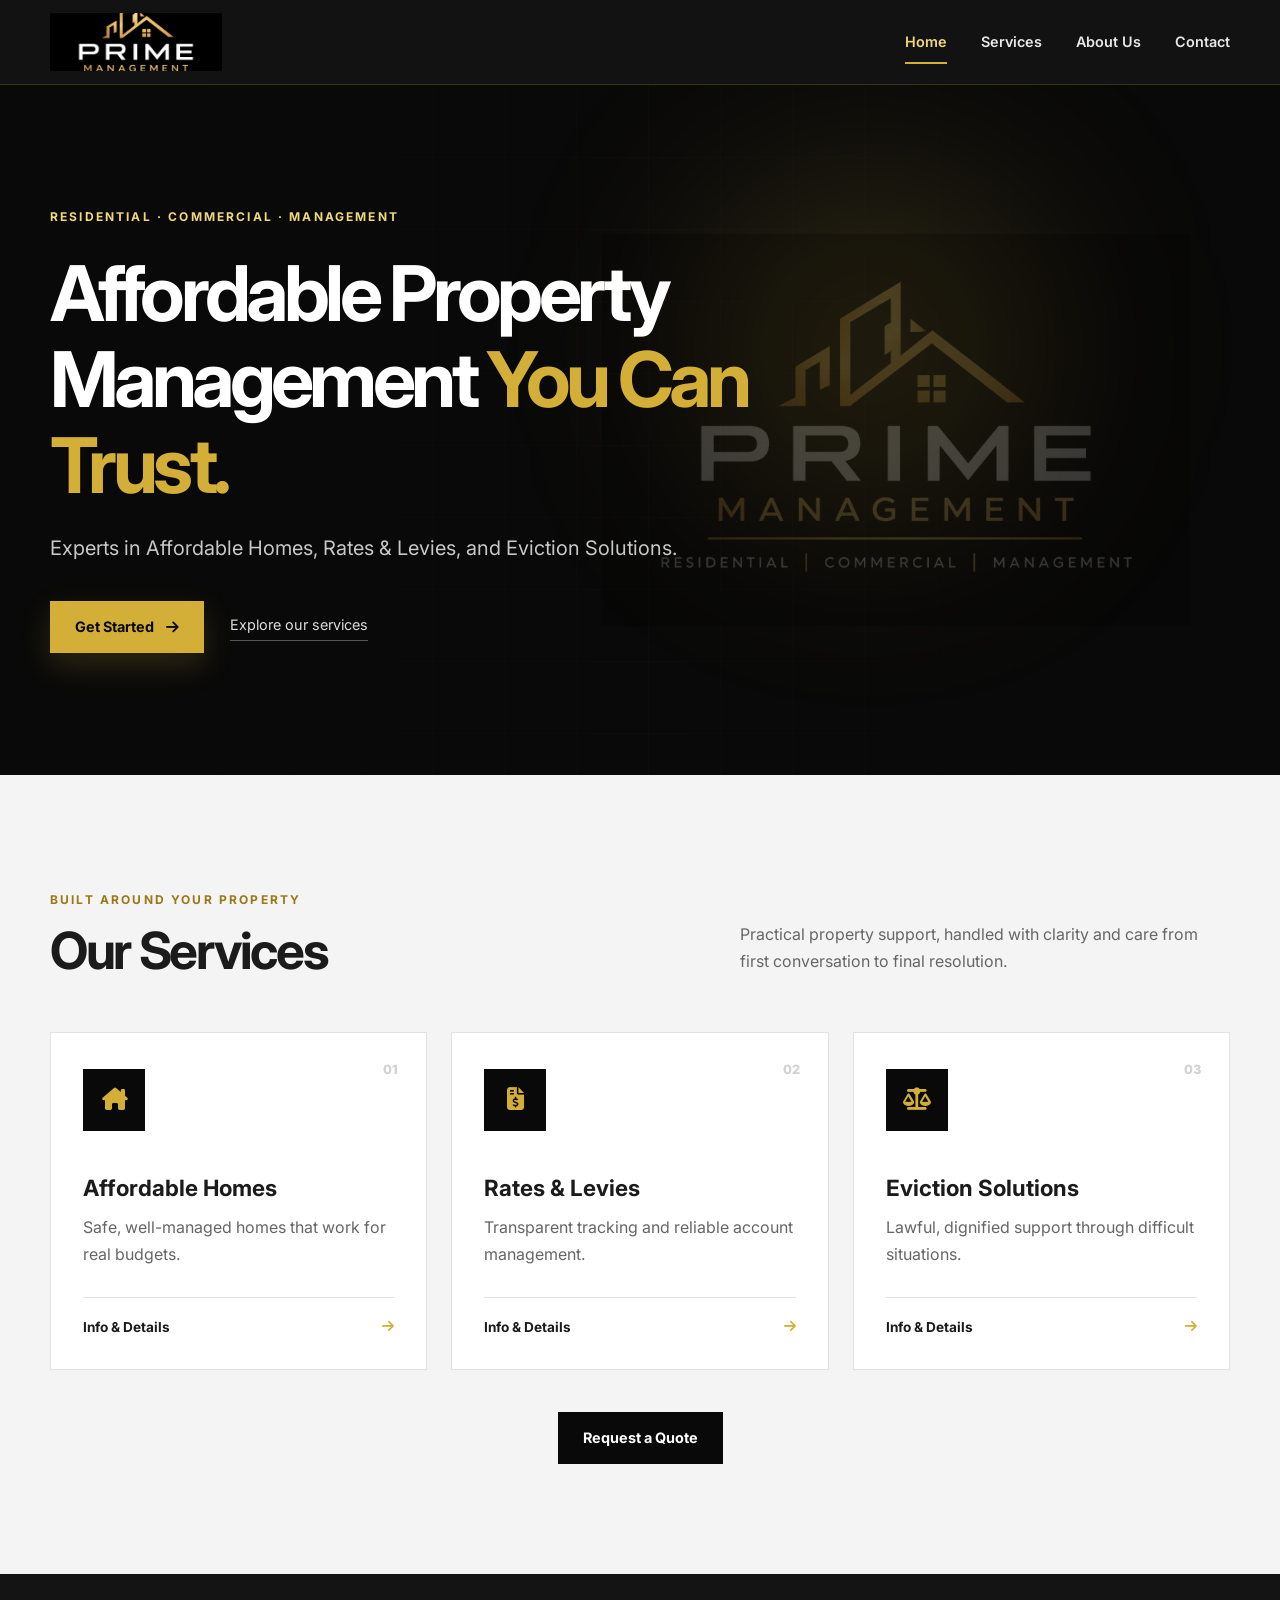
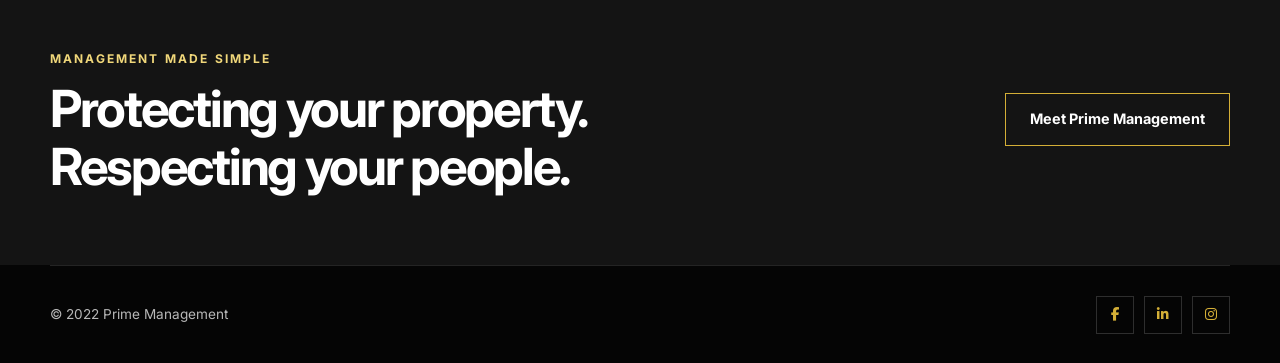
<file: index.html>
<!DOCTYPE html>
<html lang="en">
<head>
  <meta charset="UTF-8">
  <meta name="viewport" content="width=device-width, initial-scale=1.0">
  <meta name="description" content="Prime Management provides trusted affordable housing, rates and levies management, and eviction support across South Africa.">
  <title>Prime Management | Property Management You Can Trust</title>
  <link rel="preconnect" href="https://fonts.googleapis.com">
  <link rel="preconnect" href="https://fonts.gstatic.com" crossorigin>
  <link href="https://fonts.googleapis.com/css2?family=Inter:wght@400;500;600;700;800&display=swap" rel="stylesheet">
  <link rel="stylesheet" href="https://cdnjs.cloudflare.com/ajax/libs/font-awesome/6.5.2/css/all.min.css">
  <link rel="icon" type="image/svg+xml" href="data:image/svg+xml,%3Csvg xmlns='http://www.w3.org/2000/svg' viewBox='0 0 64 64'%3E%3Crect width='64' height='64' rx='12' fill='%23090909'/%3E%3Cpath d='M10 35L32 16l22 19v17H39V38H25v14H10z' fill='none' stroke='%23D4AF37' stroke-width='5' stroke-linejoin='round'/%3E%3C/svg%3E">
  <link rel="stylesheet" href="styles.css?v=2">
</head>
<body>
  <a class="skip-link" href="#main-content">Skip to content</a>
  <header class="site-header">
    <div class="container header-inner">
      <a class="brand" href="index.html" aria-label="Prime Management home">
        <img src="assets/prime-logo.png" alt="Prime Management">
      </a>
      <button class="menu-toggle" type="button" aria-expanded="false" aria-controls="primary-nav" aria-label="Open navigation">
        <span></span><span></span><span></span>
      </button>
      <nav id="primary-nav" class="primary-nav" aria-label="Primary navigation">
        <a href="index.html" aria-current="page">Home</a>
        <a href="services.html">Services</a>
        <a href="about.html">About Us</a>
        <a href="services.html#contact">Contact</a>
      </nav>
    </div>
  </header>

  <main id="main-content">
    <section class="hero">
      <div class="hero-glow" aria-hidden="true"></div>
      <div class="container hero-content">
        <span class="eyebrow">Residential · Commercial · Management</span>
        <h1>Affordable Property Management <em>You Can Trust.</em></h1>
        <p>Experts in Affordable Homes, Rates &amp; Levies, and Eviction Solutions.</p>
        <div class="hero-actions">
          <a class="button button-gold" href="services.html">Get Started <i class="fa-solid fa-arrow-right" aria-hidden="true"></i></a>
          <a class="text-link" href="#services">Explore our services</a>
        </div>
      </div>
    </section>

    <section id="services" class="section services-overview" aria-labelledby="services-title">
      <div class="container">
        <div class="section-heading">
          <div>
            <span class="eyebrow eyebrow-dark">Built around your property</span>
            <h2 id="services-title">Our Services</h2>
          </div>
          <p>Practical property support, handled with clarity and care from first conversation to final resolution.</p>
        </div>
        <div class="service-grid">
          <article class="service-card">
            <div class="icon-box"><i class="fa-solid fa-house-chimney" aria-hidden="true"></i></div>
            <span class="card-number">01</span>
            <h3>Affordable Homes</h3>
            <p>Safe, well-managed homes that work for real budgets.</p>
            <a class="card-link" href="services.html#affordable-homes">Info &amp; Details <i class="fa-solid fa-arrow-right" aria-hidden="true"></i></a>
          </article>
          <article class="service-card">
            <div class="icon-box"><i class="fa-solid fa-file-invoice-dollar" aria-hidden="true"></i></div>
            <span class="card-number">02</span>
            <h3>Rates &amp; Levies</h3>
            <p>Transparent tracking and reliable account management.</p>
            <a class="card-link" href="services.html#rates-levies">Info &amp; Details <i class="fa-solid fa-arrow-right" aria-hidden="true"></i></a>
          </article>
          <article class="service-card">
            <div class="icon-box"><i class="fa-solid fa-scale-balanced" aria-hidden="true"></i></div>
            <span class="card-number">03</span>
            <h3>Eviction Solutions</h3>
            <p>Lawful, dignified support through difficult situations.</p>
            <a class="card-link" href="services.html#eviction-solutions">Info &amp; Details <i class="fa-solid fa-arrow-right" aria-hidden="true"></i></a>
          </article>
        </div>
        <div class="centered-action">
          <a class="button button-dark" href="services.html#contact">Request a Quote</a>
        </div>
      </div>
    </section>

    <section class="home-cta">
      <div class="container cta-inner">
        <div>
          <span class="eyebrow">Management made simple</span>
          <h2>Protecting your property. Respecting your people.</h2>
        </div>
        <a class="button button-outline" href="about.html">Meet Prime Management</a>
      </div>
    </section>
  </main>

  <footer class="site-footer">
    <div class="container footer-inner">
      <p>© 2022 Prime Management</p>
      <div class="social-links" aria-label="Social media">
        <a href="#" aria-label="Facebook"><i class="fa-brands fa-facebook-f"></i></a>
        <a href="#" aria-label="LinkedIn"><i class="fa-brands fa-linkedin-in"></i></a>
        <a href="#" aria-label="Instagram"><i class="fa-brands fa-instagram"></i></a>
      </div>
    </div>
  </footer>
  <script src="script.js"></script>
</body>
</html>
</file>
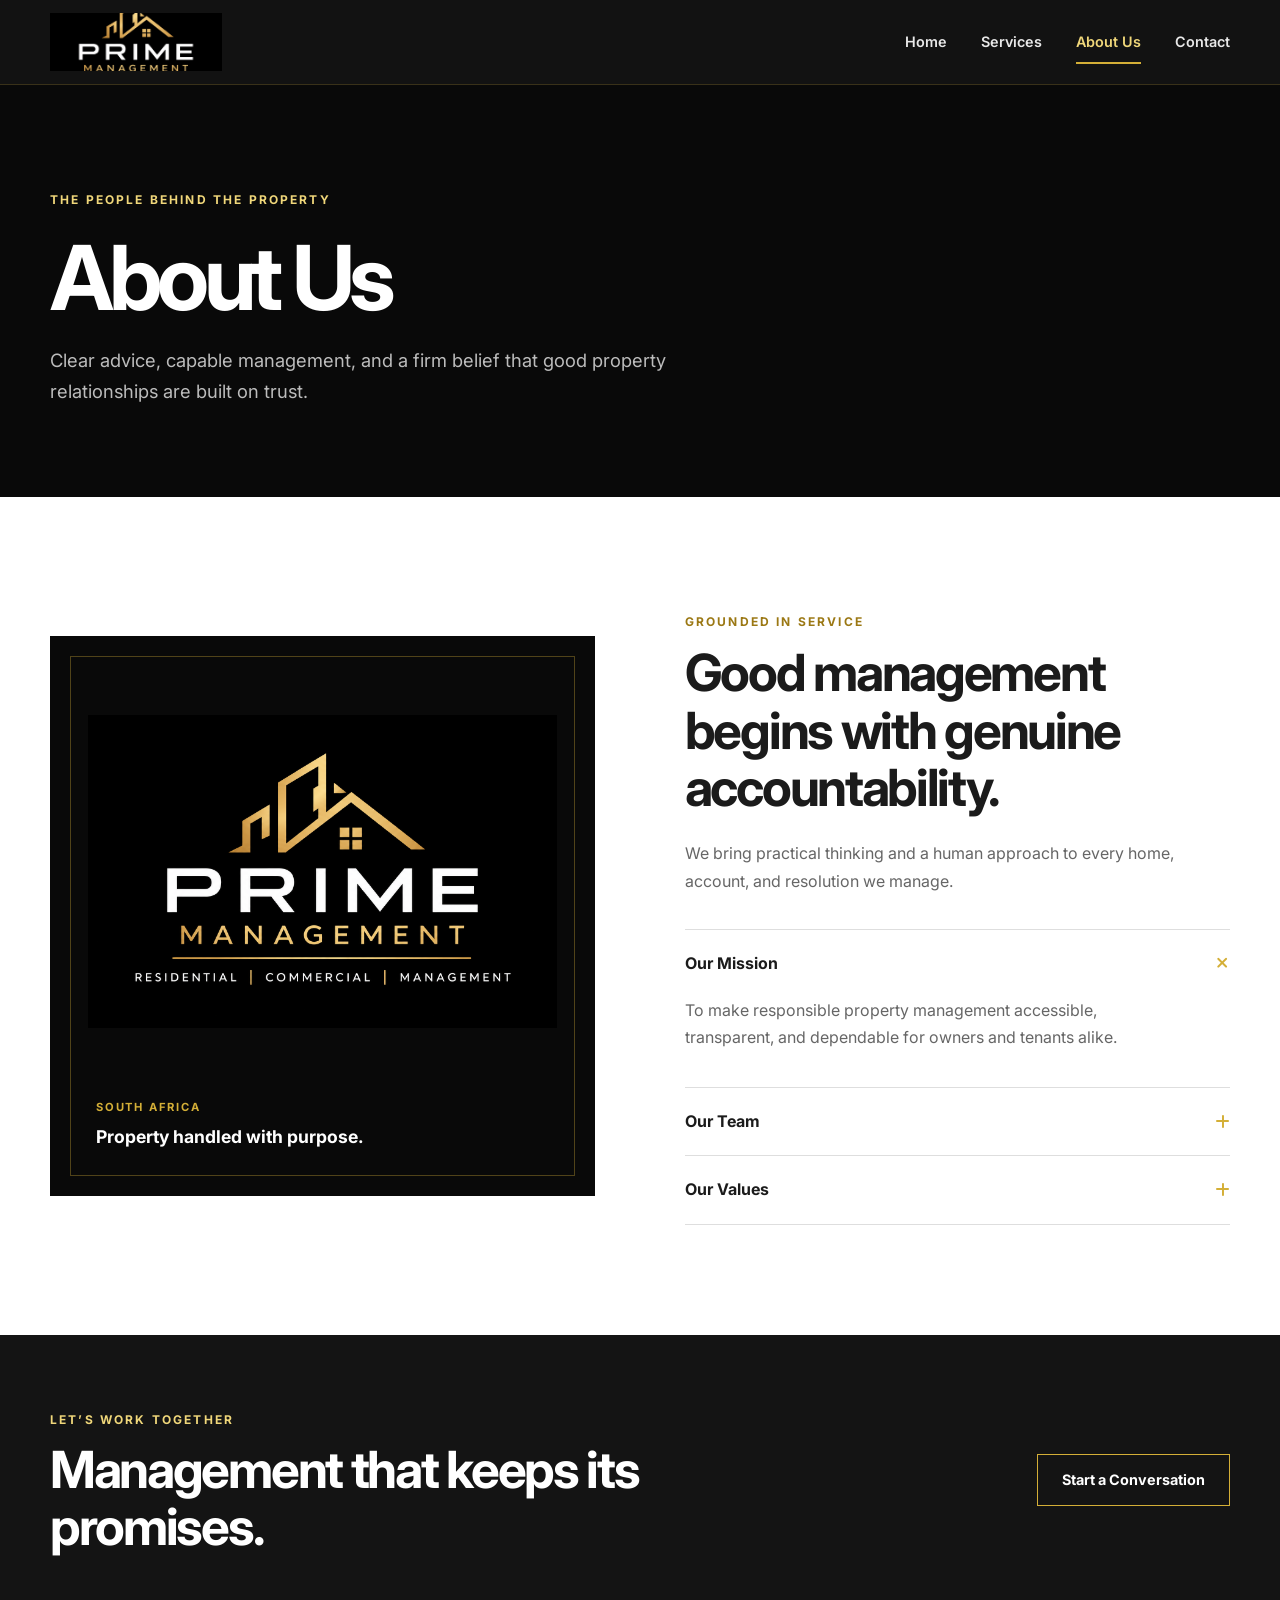
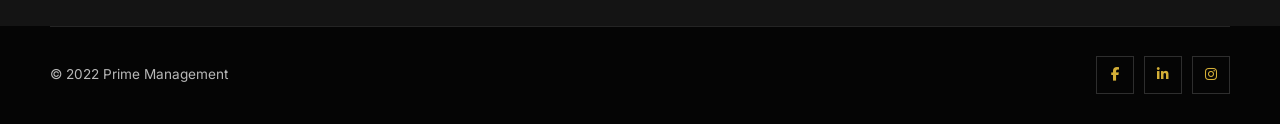
<file: about.html>
<!DOCTYPE html>
<html lang="en">
<head>
  <meta charset="UTF-8">
  <meta name="viewport" content="width=device-width, initial-scale=1.0">
  <meta name="description" content="Learn about Prime Management's mission, team, and values.">
  <title>About Us | Prime Management</title>
  <link rel="preconnect" href="https://fonts.googleapis.com">
  <link rel="preconnect" href="https://fonts.gstatic.com" crossorigin>
  <link href="https://fonts.googleapis.com/css2?family=Inter:wght@400;500;600;700;800&display=swap" rel="stylesheet">
  <link rel="stylesheet" href="https://cdnjs.cloudflare.com/ajax/libs/font-awesome/6.5.2/css/all.min.css">
  <link rel="icon" type="image/svg+xml" href="data:image/svg+xml,%3Csvg xmlns='http://www.w3.org/2000/svg' viewBox='0 0 64 64'%3E%3Crect width='64' height='64' rx='12' fill='%23090909'/%3E%3Cpath d='M10 35L32 16l22 19v17H39V38H25v14H10z' fill='none' stroke='%23D4AF37' stroke-width='5' stroke-linejoin='round'/%3E%3C/svg%3E">
  <link rel="stylesheet" href="styles.css?v=2">
</head>
<body>
  <a class="skip-link" href="#main-content">Skip to content</a>
  <header class="site-header">
    <div class="container header-inner">
      <a class="brand" href="index.html" aria-label="Prime Management home"><img src="assets/prime-logo.png" alt="Prime Management"></a>
      <button class="menu-toggle" type="button" aria-expanded="false" aria-controls="primary-nav" aria-label="Open navigation"><span></span><span></span><span></span></button>
      <nav id="primary-nav" class="primary-nav" aria-label="Primary navigation">
        <a href="index.html">Home</a><a href="services.html">Services</a><a href="about.html" aria-current="page">About Us</a><a href="services.html#contact">Contact</a>
      </nav>
    </div>
  </header>

  <main id="main-content">
    <section class="page-hero">
      <div class="container">
        <span class="eyebrow">The people behind the property</span>
        <h1>About Us</h1>
        <p>Clear advice, capable management, and a firm belief that good property relationships are built on trust.</p>
      </div>
    </section>

    <section class="section about-section">
      <div class="container about-grid">
        <div class="about-visual" aria-label="Prime Management brand visual">
          <img src="assets/prime-logo.png" alt="Prime Management residential, commercial and management logo">
          <div class="visual-caption"><span>South Africa</span><strong>Property handled with purpose.</strong></div>
        </div>
        <div class="about-content">
          <span class="eyebrow eyebrow-dark">Grounded in service</span>
          <h2>Good management begins with genuine accountability.</h2>
          <p>We bring practical thinking and a human approach to every home, account, and resolution we manage.</p>
          <div class="accordion">
            <details open>
              <summary><span>Our Mission</span><i class="fa-solid fa-plus" aria-hidden="true"></i></summary>
              <p>To make responsible property management accessible, transparent, and dependable for owners and tenants alike.</p>
            </details>
            <details>
              <summary><span>Our Team</span><i class="fa-solid fa-plus" aria-hidden="true"></i></summary>
              <p>A focused team of property professionals who combine local knowledge with responsive, hands-on support.</p>
            </details>
            <details>
              <summary><span>Our Values</span><i class="fa-solid fa-plus" aria-hidden="true"></i></summary>
              <p>Integrity, dignity, clarity, and follow-through shape every conversation and every decision we make.</p>
            </details>
          </div>
        </div>
      </div>
    </section>

    <section class="home-cta">
      <div class="container cta-inner"><div><span class="eyebrow">Let’s work together</span><h2>Management that keeps its promises.</h2></div><a class="button button-outline" href="services.html#contact">Start a Conversation</a></div>
    </section>
  </main>

  <footer class="site-footer">
    <div class="container footer-inner"><p>© 2022 Prime Management</p><div class="social-links" aria-label="Social media"><a href="#" aria-label="Facebook"><i class="fa-brands fa-facebook-f"></i></a><a href="#" aria-label="LinkedIn"><i class="fa-brands fa-linkedin-in"></i></a><a href="#" aria-label="Instagram"><i class="fa-brands fa-instagram"></i></a></div></div>
  </footer>
  <script src="script.js"></script>
</body>
</html>
</file>
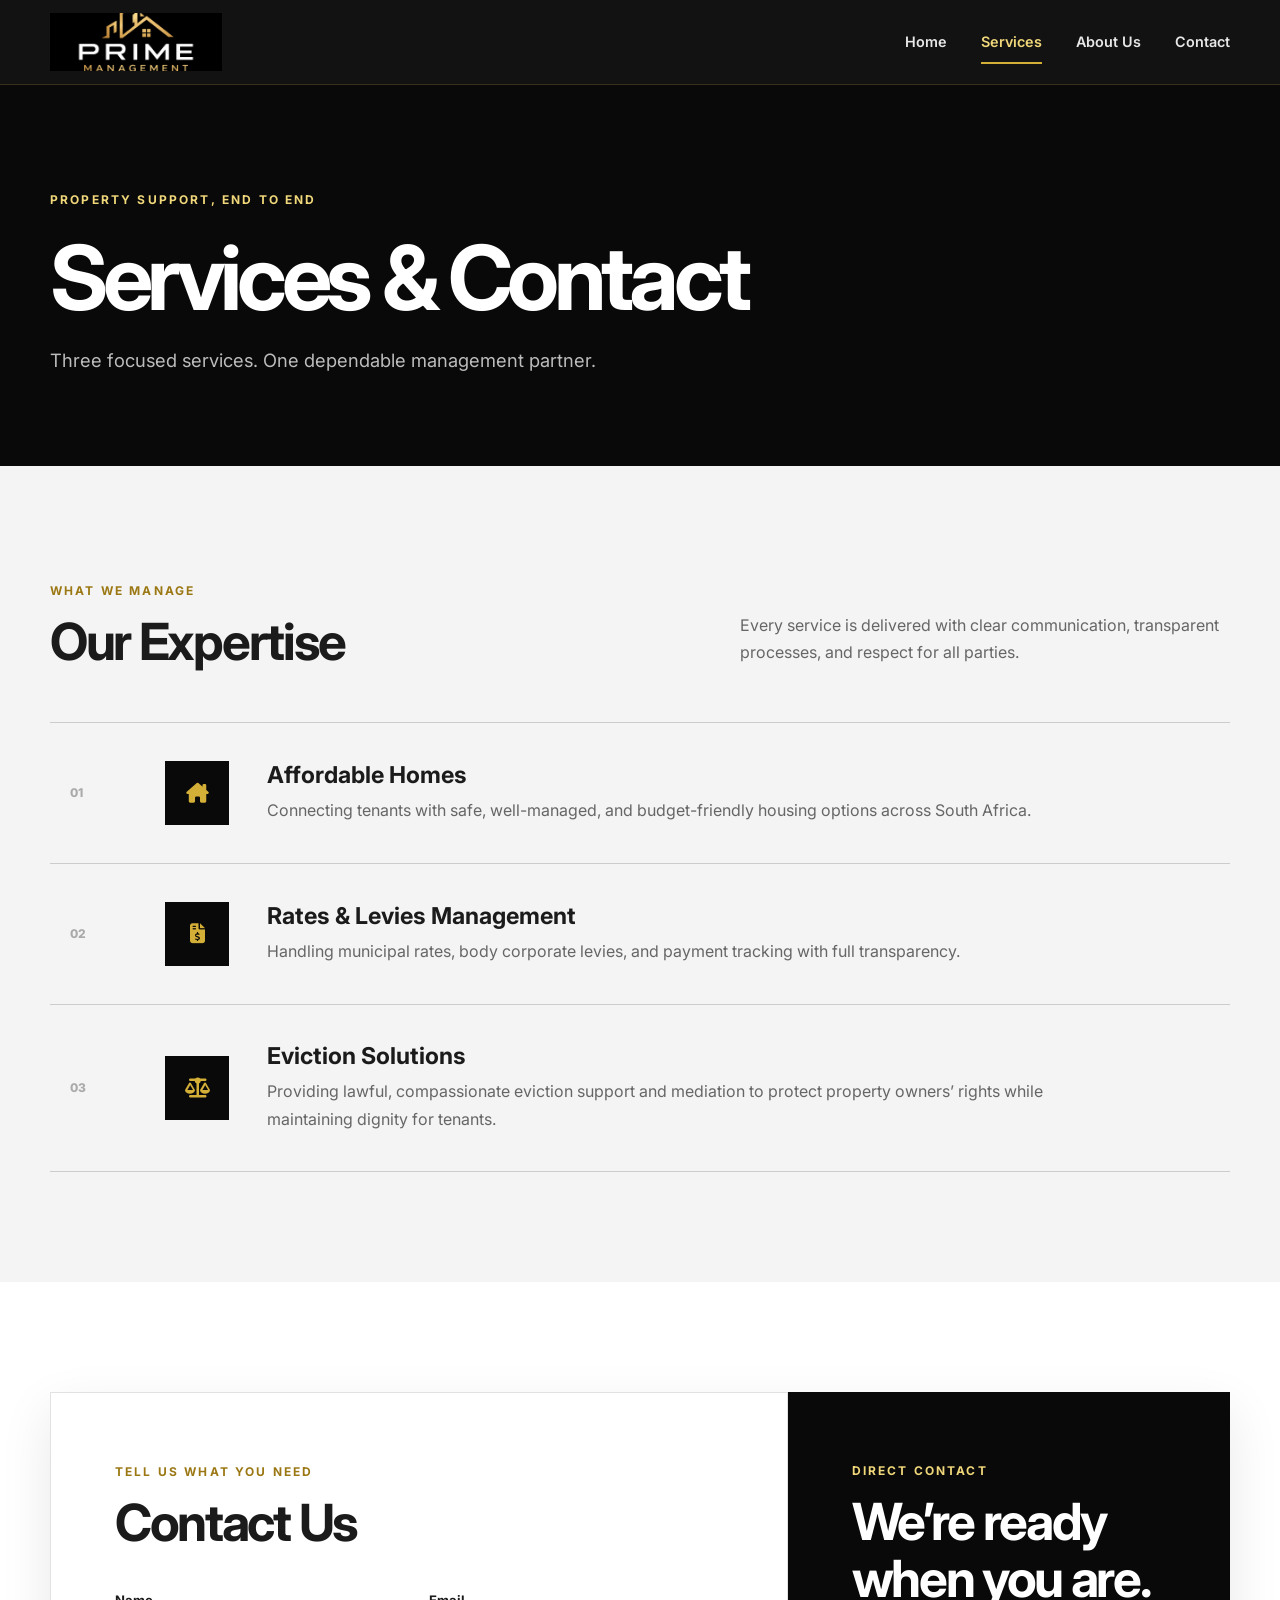
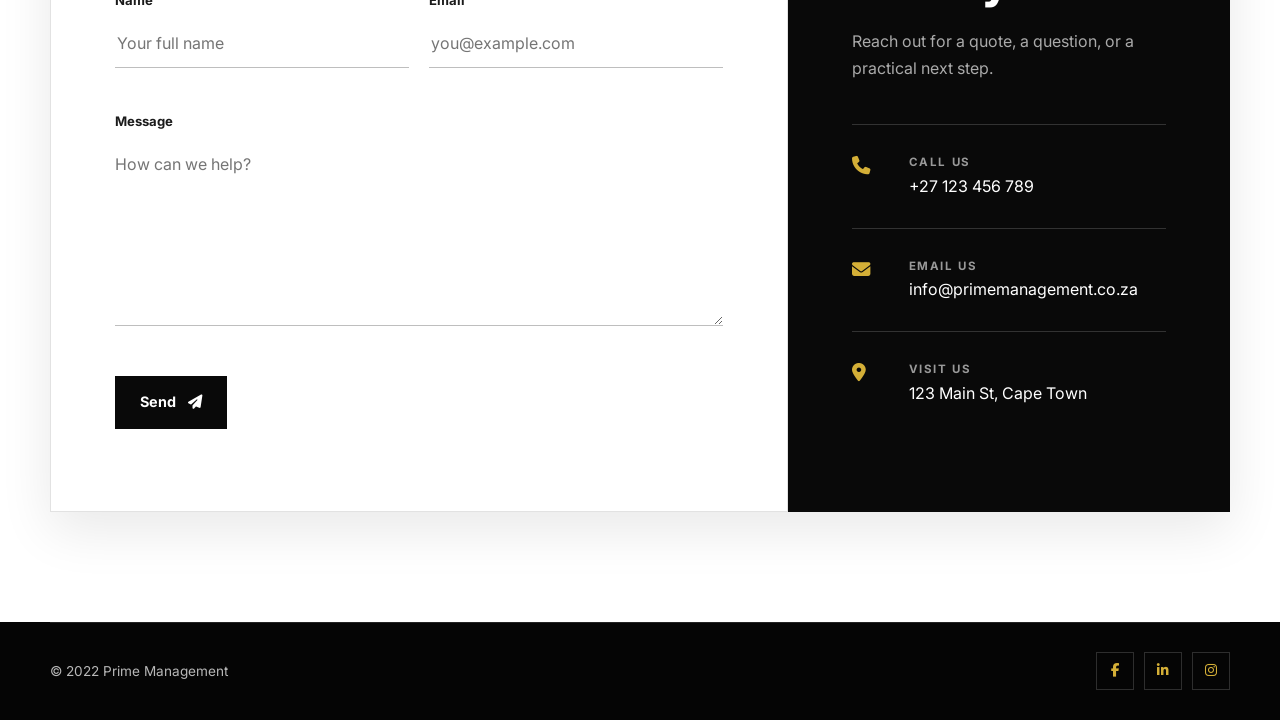
<file: services.html>
<!DOCTYPE html>
<html lang="en">
<head>
  <meta charset="UTF-8">
  <meta name="viewport" content="width=device-width, initial-scale=1.0">
  <meta name="description" content="Explore Prime Management's affordable homes, rates and levies management, and eviction solutions.">
  <title>Services &amp; Contact | Prime Management</title>
  <link rel="preconnect" href="https://fonts.googleapis.com">
  <link rel="preconnect" href="https://fonts.gstatic.com" crossorigin>
  <link href="https://fonts.googleapis.com/css2?family=Inter:wght@400;500;600;700;800&display=swap" rel="stylesheet">
  <link rel="stylesheet" href="https://cdnjs.cloudflare.com/ajax/libs/font-awesome/6.5.2/css/all.min.css">
  <link rel="icon" type="image/svg+xml" href="data:image/svg+xml,%3Csvg xmlns='http://www.w3.org/2000/svg' viewBox='0 0 64 64'%3E%3Crect width='64' height='64' rx='12' fill='%23090909'/%3E%3Cpath d='M10 35L32 16l22 19v17H39V38H25v14H10z' fill='none' stroke='%23D4AF37' stroke-width='5' stroke-linejoin='round'/%3E%3C/svg%3E">
  <link rel="stylesheet" href="styles.css?v=2">
</head>
<body>
  <a class="skip-link" href="#main-content">Skip to content</a>
  <header class="site-header">
    <div class="container header-inner">
      <a class="brand" href="index.html" aria-label="Prime Management home"><img src="assets/prime-logo.png" alt="Prime Management"></a>
      <button class="menu-toggle" type="button" aria-expanded="false" aria-controls="primary-nav" aria-label="Open navigation"><span></span><span></span><span></span></button>
      <nav id="primary-nav" class="primary-nav" aria-label="Primary navigation">
        <a href="index.html">Home</a><a href="services.html" aria-current="page">Services</a><a href="about.html">About Us</a><a href="#contact">Contact</a>
      </nav>
    </div>
  </header>

  <main id="main-content">
    <section class="page-hero services-hero">
      <div class="container"><span class="eyebrow">Property support, end to end</span><h1>Services &amp; Contact</h1><p>Three focused services. One dependable management partner.</p></div>
    </section>

    <section class="section detailed-services" aria-labelledby="detailed-services-title">
      <div class="container">
        <div class="section-heading"><div><span class="eyebrow eyebrow-dark">What we manage</span><h2 id="detailed-services-title">Our Expertise</h2></div><p>Every service is delivered with clear communication, transparent processes, and respect for all parties.</p></div>
        <div class="detail-list">
          <article id="affordable-homes" class="detail-item"><span class="detail-number">01</span><div class="detail-icon"><i class="fa-solid fa-house-chimney"></i></div><div><h3>Affordable Homes</h3><p>Connecting tenants with safe, well-managed, and budget-friendly housing options across South Africa.</p></div></article>
          <article id="rates-levies" class="detail-item"><span class="detail-number">02</span><div class="detail-icon"><i class="fa-solid fa-file-invoice-dollar"></i></div><div><h3>Rates &amp; Levies Management</h3><p>Handling municipal rates, body corporate levies, and payment tracking with full transparency.</p></div></article>
          <article id="eviction-solutions" class="detail-item"><span class="detail-number">03</span><div class="detail-icon"><i class="fa-solid fa-scale-balanced"></i></div><div><h3>Eviction Solutions</h3><p>Providing lawful, compassionate eviction support and mediation to protect property owners’ rights while maintaining dignity for tenants.</p></div></article>
        </div>
      </div>
    </section>

    <section id="contact" class="contact-section" aria-labelledby="contact-title">
      <div class="container contact-grid">
        <div class="form-panel">
          <span class="eyebrow eyebrow-dark">Tell us what you need</span>
          <h2 id="contact-title">Contact Us</h2>
          <form id="contact-form" novalidate>
            <div class="field-row">
              <div class="form-field"><label for="name">Name</label><input id="name" name="name" type="text" autocomplete="name" required minlength="2" placeholder="Your full name"><span class="field-error" aria-live="polite"></span></div>
              <div class="form-field"><label for="email">Email</label><input id="email" name="email" type="email" autocomplete="email" required placeholder="you@example.com"><span class="field-error" aria-live="polite"></span></div>
            </div>
            <div class="form-field"><label for="message">Message</label><textarea id="message" name="message" rows="6" required minlength="10" placeholder="How can we help?"></textarea><span class="field-error" aria-live="polite"></span></div>
            <button class="button button-dark" type="submit">Send <i class="fa-solid fa-paper-plane" aria-hidden="true"></i></button>
            <p id="form-status" class="form-status" role="status" aria-live="polite"></p>
          </form>
        </div>
        <aside class="contact-info" aria-label="Contact information">
          <span class="eyebrow">Direct contact</span>
          <h2>We’re ready when you are.</h2>
          <p>Reach out for a quote, a question, or a practical next step.</p>
          <div class="contact-block"><i class="fa-solid fa-phone"></i><div><span>Call Us</span><a href="tel:+27123456789">+27 123 456 789</a></div></div>
          <div class="contact-block"><i class="fa-solid fa-envelope"></i><div><span>Email Us</span><a href="mailto:info@primemanagement.co.za">info@primemanagement.co.za</a></div></div>
          <div class="contact-block"><i class="fa-solid fa-location-dot"></i><div><span>Visit Us</span><address>123 Main St, Cape Town</address></div></div>
        </aside>
      </div>
    </section>
  </main>

  <footer class="site-footer">
    <div class="container footer-inner"><p>© 2022 Prime Management</p><div class="social-links" aria-label="Social media"><a href="#" aria-label="Facebook"><i class="fa-brands fa-facebook-f"></i></a><a href="#" aria-label="LinkedIn"><i class="fa-brands fa-linkedin-in"></i></a><a href="#" aria-label="Instagram"><i class="fa-brands fa-instagram"></i></a></div></div>
  </footer>
  <script src="script.js"></script>
</body>
</html>
</file>
<file: styles.css>
:root {
  --black: #090909;
  --black-soft: #141414;
  --gold: #d4af37;
  --gold-light: #f0d77a;
  --white: #ffffff;
  --grey: #f4f4f4;
  --text: #1b1b1b;
  --muted: #666666;
  --border: #dedede;
  --shadow: 0 18px 50px rgba(0, 0, 0, 0.09);
  --container: 1180px;
}

*, *::before, *::after { box-sizing: border-box; }
html { scroll-behavior: smooth; }
body { margin: 0; color: var(--text); background: var(--white); font-family: "Inter", Arial, sans-serif; font-size: 1rem; line-height: 1.7; -webkit-font-smoothing: antialiased; }
body::selection { color: var(--black); background: var(--gold-light); }
img { display: block; max-width: 100%; }
a { color: inherit; text-decoration: none; }
button, input, textarea { font: inherit; }
.container { width: min(calc(100% - 40px), var(--container)); margin-inline: auto; }
.skip-link { position: fixed; z-index: 1000; top: 12px; left: 12px; padding: 10px 16px; color: var(--black); background: var(--gold); transform: translateY(-150%); }
.skip-link:focus { transform: translateY(0); }

.site-header { position: sticky; z-index: 100; top: 0; border-bottom: 1px solid rgba(212, 175, 55, 0.2); background: rgba(9, 9, 9, 0.96); backdrop-filter: blur(16px); }
.header-inner { display: flex; min-height: 84px; align-items: center; justify-content: space-between; gap: 30px; }
.brand { width: 172px; height: 58px; overflow: hidden; }
.brand img { width: 100%; height: 100%; object-fit: cover; object-position: center 45%; }
.primary-nav { display: flex; align-items: center; gap: 34px; }
.primary-nav a { position: relative; color: #e8e8e8; font-size: .9rem; font-weight: 600; }
.primary-nav a::after { position: absolute; right: 0; bottom: -10px; left: 0; height: 2px; content: ""; background: var(--gold); transform: scaleX(0); transition: transform .25s ease; }
.primary-nav a:hover, .primary-nav a[aria-current="page"] { color: var(--gold-light); }
.primary-nav a:hover::after, .primary-nav a[aria-current="page"]::after { transform: scaleX(1); }
.menu-toggle { display: none; width: 46px; height: 46px; padding: 11px; border: 1px solid #343434; background: transparent; cursor: pointer; }
.menu-toggle span { display: block; height: 2px; margin: 5px 0; background: var(--gold); }

.hero { position: relative; min-height: 690px; overflow: hidden; color: var(--white); background: var(--black); isolation: isolate; }
.hero::before { position: absolute; z-index: -2; inset: 0; content: ""; opacity: .17; background-image: linear-gradient(rgba(255,255,255,.08) 1px, transparent 1px), linear-gradient(90deg, rgba(255,255,255,.08) 1px, transparent 1px); background-size: 72px 72px; mask-image: linear-gradient(to right, transparent, #000 50%, transparent); }
.hero::after { position: absolute; z-index: -1; top: 0; right: 7%; width: min(46vw, 620px); height: 100%; content: ""; opacity: .18; background: url("assets/prime-logo.png") center / contain no-repeat; filter: saturate(1.2); }
.hero-glow { position: absolute; z-index: -1; top: 12%; right: 18%; width: 360px; height: 360px; border-radius: 50%; background: rgba(212, 175, 55, .16); filter: blur(95px); }
.hero-content { display: flex; min-height: 690px; flex-direction: column; align-items: flex-start; justify-content: center; }
.eyebrow { color: var(--gold-light); font-size: .75rem; font-weight: 700; letter-spacing: .18em; text-transform: uppercase; }
.eyebrow-dark { color: #9b7814; }
h1, h2, h3, p { margin-top: 0; }
h1, h2, h3 { line-height: 1.12; }
.hero h1 { max-width: 780px; margin: 24px 0 22px; font-size: clamp(3rem, 6vw, 5.8rem); letter-spacing: -.06em; }
.hero h1 em { color: var(--gold); font-style: normal; }
.hero p { max-width: 650px; margin-bottom: 36px; color: #c8c8c8; font-size: clamp(1.05rem, 2vw, 1.25rem); }
.hero-actions { display: flex; align-items: center; gap: 26px; }
.button { display: inline-flex; min-height: 52px; align-items: center; justify-content: center; gap: 12px; padding: 13px 24px; border: 1px solid transparent; font-size: .9rem; font-weight: 700; cursor: pointer; transition: transform .2s ease, box-shadow .2s ease, background .2s ease; }
.button:hover { transform: translateY(-2px); }
.button-gold { color: var(--black); background: var(--gold); box-shadow: 0 12px 30px rgba(212, 175, 55, .18); }
.button-gold:hover { background: var(--gold-light); box-shadow: 0 15px 36px rgba(212, 175, 55, .26); }
.button-dark { color: var(--white); background: var(--black); }
.button-dark:hover { background: #252525; }
.button-outline { color: var(--white); border-color: var(--gold); }
.button-outline:hover { color: var(--black); background: var(--gold); }
.text-link { padding-bottom: 2px; border-bottom: 1px solid #555; color: #ddd; font-size: .9rem; }

.section { padding: 110px 0; }
.services-overview { background: var(--grey); }
.section-heading { display: flex; align-items: end; justify-content: space-between; gap: 50px; margin-bottom: 52px; }
.section-heading h2, .about-content h2, .contact-section h2 { margin: 10px 0 0; font-size: clamp(2.25rem, 4vw, 3.5rem); letter-spacing: -.045em; }
.section-heading > p { max-width: 490px; margin-bottom: 4px; color: var(--muted); }
.service-grid { display: grid; grid-template-columns: repeat(3, 1fr); gap: 24px; }
.service-card { position: relative; padding: 36px 32px 30px; overflow: hidden; border: 1px solid #e2e2e2; background: var(--white); transition: transform .3s ease, box-shadow .3s ease, border-color .3s ease; }
.service-card::before { position: absolute; top: 0; right: 0; left: 0; height: 3px; content: ""; background: var(--gold); transform: scaleX(0); transform-origin: left; transition: transform .3s ease; }
.service-card:hover { border-color: #d7c27a; box-shadow: var(--shadow); transform: translateY(-6px); }
.service-card:hover::before { transform: scaleX(1); }
.icon-box { display: grid; width: 62px; height: 62px; margin-bottom: 44px; color: var(--gold); background: var(--black); font-size: 1.4rem; place-items: center; }
.card-number { position: absolute; top: 26px; right: 28px; color: #d2d2d2; font-size: .8rem; font-weight: 800; }
.service-card h3 { margin-bottom: 14px; font-size: 1.4rem; }
.service-card p { min-height: 55px; margin-bottom: 28px; color: var(--muted); }
.card-link { display: flex; align-items: center; justify-content: space-between; padding-top: 18px; border-top: 1px solid #e4e4e4; font-size: .85rem; font-weight: 700; }
.card-link i { color: var(--gold); transition: transform .2s ease; }
.card-link:hover i { transform: translateX(5px); }
.centered-action { margin-top: 42px; text-align: center; }

.home-cta { padding: 70px 0; color: var(--white); background: var(--black-soft); }
.cta-inner { display: flex; align-items: center; justify-content: space-between; gap: 35px; }
.cta-inner h2 { max-width: 720px; margin: 9px 0 0; font-size: clamp(2rem, 4vw, 3.2rem); letter-spacing: -.045em; }

.page-hero { padding: 100px 0 90px; color: var(--white); background: var(--black); }
.page-hero h1 { margin: 16px 0; font-size: clamp(3.2rem, 7vw, 6rem); letter-spacing: -.06em; }
.page-hero p { max-width: 680px; margin: 0; color: #bcbcbc; font-size: 1.15rem; }
.about-grid { display: grid; grid-template-columns: 1fr 1fr; align-items: center; gap: clamp(50px, 7vw, 100px); }
.about-visual { position: relative; min-height: 560px; overflow: hidden; background: var(--black); }
.about-visual::after { position: absolute; inset: 20px; content: ""; border: 1px solid rgba(212,175,55,.35); pointer-events: none; }
.about-visual img { width: 100%; height: 100%; min-height: 560px; padding: 44px 38px 132px; object-fit: contain; object-position: center; }
.visual-caption { position: absolute; right: 20px; bottom: 20px; left: 20px; padding: 24px 26px; color: var(--white); background: rgba(9,9,9,.92); }
.visual-caption span { display: block; margin-bottom: 5px; color: var(--gold); font-size: .7rem; font-weight: 700; letter-spacing: .16em; text-transform: uppercase; }
.visual-caption strong { font-size: 1.1rem; }
.about-content > p { max-width: 560px; margin: 24px 0 34px; color: var(--muted); }
.accordion details { border-top: 1px solid var(--border); }
.accordion details:last-child { border-bottom: 1px solid var(--border); }
.accordion summary { display: flex; align-items: center; justify-content: space-between; padding: 20px 0; font-weight: 700; cursor: pointer; list-style: none; }
.accordion summary::-webkit-details-marker { display: none; }
.accordion summary i { color: var(--gold); transition: transform .25s ease; }
.accordion details[open] summary i { transform: rotate(45deg); }
.accordion details p { padding: 0 42px 20px 0; color: var(--muted); }

.detailed-services { background: var(--grey); }
.detail-list { border-top: 1px solid #ccc; }
.detail-item { display: grid; grid-template-columns: 65px 72px 1fr; align-items: center; gap: 30px; padding: 38px 20px; border-bottom: 1px solid #ccc; scroll-margin-top: 100px; }
.detail-number { color: #aaa; font-size: .75rem; font-weight: 800; }
.detail-icon { display: grid; width: 64px; height: 64px; color: var(--gold); background: var(--black); font-size: 1.25rem; place-items: center; }
.detail-item h3 { margin-bottom: 9px; font-size: 1.45rem; }
.detail-item p { max-width: 800px; margin: 0; color: var(--muted); }
.contact-section { padding: 110px 0; scroll-margin-top: 84px; }
.contact-grid { display: grid; grid-template-columns: 1.25fr .75fr; box-shadow: var(--shadow); }
.form-panel { padding: clamp(32px, 5vw, 64px); border: 1px solid #e2e2e2; }
.form-panel h2 { margin-bottom: 38px; }
.field-row { display: grid; grid-template-columns: 1fr 1fr; gap: 20px; }
.form-field { margin-bottom: 22px; }
.form-field label { display: block; margin-bottom: 8px; font-size: .82rem; font-weight: 700; }
.form-field input, .form-field textarea { width: 100%; border: 0; border-bottom: 1px solid #bebebe; border-radius: 0; outline: 0; background: transparent; }
.form-field input { height: 48px; }
.form-field textarea { padding: 11px 0; resize: vertical; }
.form-field input:focus, .form-field textarea:focus { border-color: var(--gold); box-shadow: 0 1px 0 var(--gold); }
.form-field .is-invalid { border-color: #a92727; }
.field-error { display: block; min-height: 20px; padding-top: 4px; color: #9b1c1c; font-size: .76rem; }
.form-status { margin: 18px 0 0; color: #4d751a; font-size: .88rem; font-weight: 600; }
.contact-info { padding: clamp(32px, 5vw, 64px); color: var(--white); background: var(--black); }
.contact-info > p { margin: 20px 0 42px; color: #aaa; }
.contact-block { display: grid; grid-template-columns: 42px 1fr; gap: 15px; margin-top: 28px; padding-top: 28px; border-top: 1px solid #323232; }
.contact-block > i { padding-top: 4px; color: var(--gold); font-size: 1.15rem; }
.contact-block span { display: block; color: #999; font-size: .72rem; font-weight: 700; letter-spacing: .14em; text-transform: uppercase; }
.contact-block a, .contact-block address { color: var(--white); font-style: normal; overflow-wrap: anywhere; }

.site-footer { color: #b8b8b8; background: #050505; }
.footer-inner { display: flex; min-height: 98px; align-items: center; justify-content: space-between; gap: 20px; border-top: 1px solid #242424; }
.footer-inner p { margin: 0; font-size: .85rem; }
.social-links { display: flex; gap: 10px; }
.social-links a { display: grid; width: 38px; height: 38px; border: 1px solid #2e2e2e; color: var(--gold); font-size: .85rem; place-items: center; transition: color .2s, border-color .2s, background .2s; }
.social-links a:hover { color: var(--black); border-color: var(--gold); background: var(--gold); }

@media (max-width: 900px) {
  .menu-toggle { display: block; }
  .primary-nav { position: absolute; top: 84px; right: 0; left: 0; display: none; flex-direction: column; align-items: stretch; gap: 0; padding: 14px 20px 22px; border-bottom: 1px solid #292929; background: var(--black); }
  .primary-nav.is-open { display: flex; }
  .primary-nav a { padding: 14px 0; }
  .primary-nav a::after { bottom: 6px; }
  .hero, .hero-content { min-height: 620px; }
  .hero::after { right: -16%; width: 75vw; opacity: .11; }
  .service-grid { grid-template-columns: 1fr 1fr; }
  .service-card:last-child { grid-column: 1 / -1; }
  .about-grid, .contact-grid { grid-template-columns: 1fr; }
  .about-visual { min-height: 460px; }
  .about-visual img { min-height: 460px; padding: 34px 28px 122px; }
}

@media (max-width: 640px) {
  .container { width: min(calc(100% - 28px), var(--container)); }
  .header-inner { min-height: 74px; }
  .brand { width: 145px; height: 50px; }
  .primary-nav { top: 74px; }
  .hero, .hero-content { min-height: 650px; }
  .hero h1 { font-size: clamp(2.7rem, 13vw, 4rem); }
  .hero-actions { width: 100%; flex-direction: column; align-items: stretch; }
  .hero-actions .text-link { align-self: flex-start; }
  .section, .contact-section { padding: 78px 0; }
  .section-heading, .cta-inner { flex-direction: column; align-items: flex-start; }
  .service-grid { grid-template-columns: 1fr; }
  .service-card:last-child { grid-column: auto; }
  .page-hero { padding: 76px 0 68px; }
  .about-visual, .about-visual img { min-height: 360px; }
  .about-visual img { padding: 28px 22px 118px; }
  .detail-item { grid-template-columns: 45px 1fr; gap: 18px; padding-inline: 0; }
  .detail-icon { width: 52px; height: 52px; }
  .detail-item > div:last-child { grid-column: 1 / -1; padding-left: 63px; }
  .field-row { grid-template-columns: 1fr; gap: 0; }
  .form-panel, .contact-info { padding: 34px 24px; }
  .footer-inner { padding: 24px 0; flex-direction: column; justify-content: center; }
}

@media (prefers-reduced-motion: reduce) {
  *, *::before, *::after { scroll-behavior: auto !important; transition: none !important; }
}
</file>
